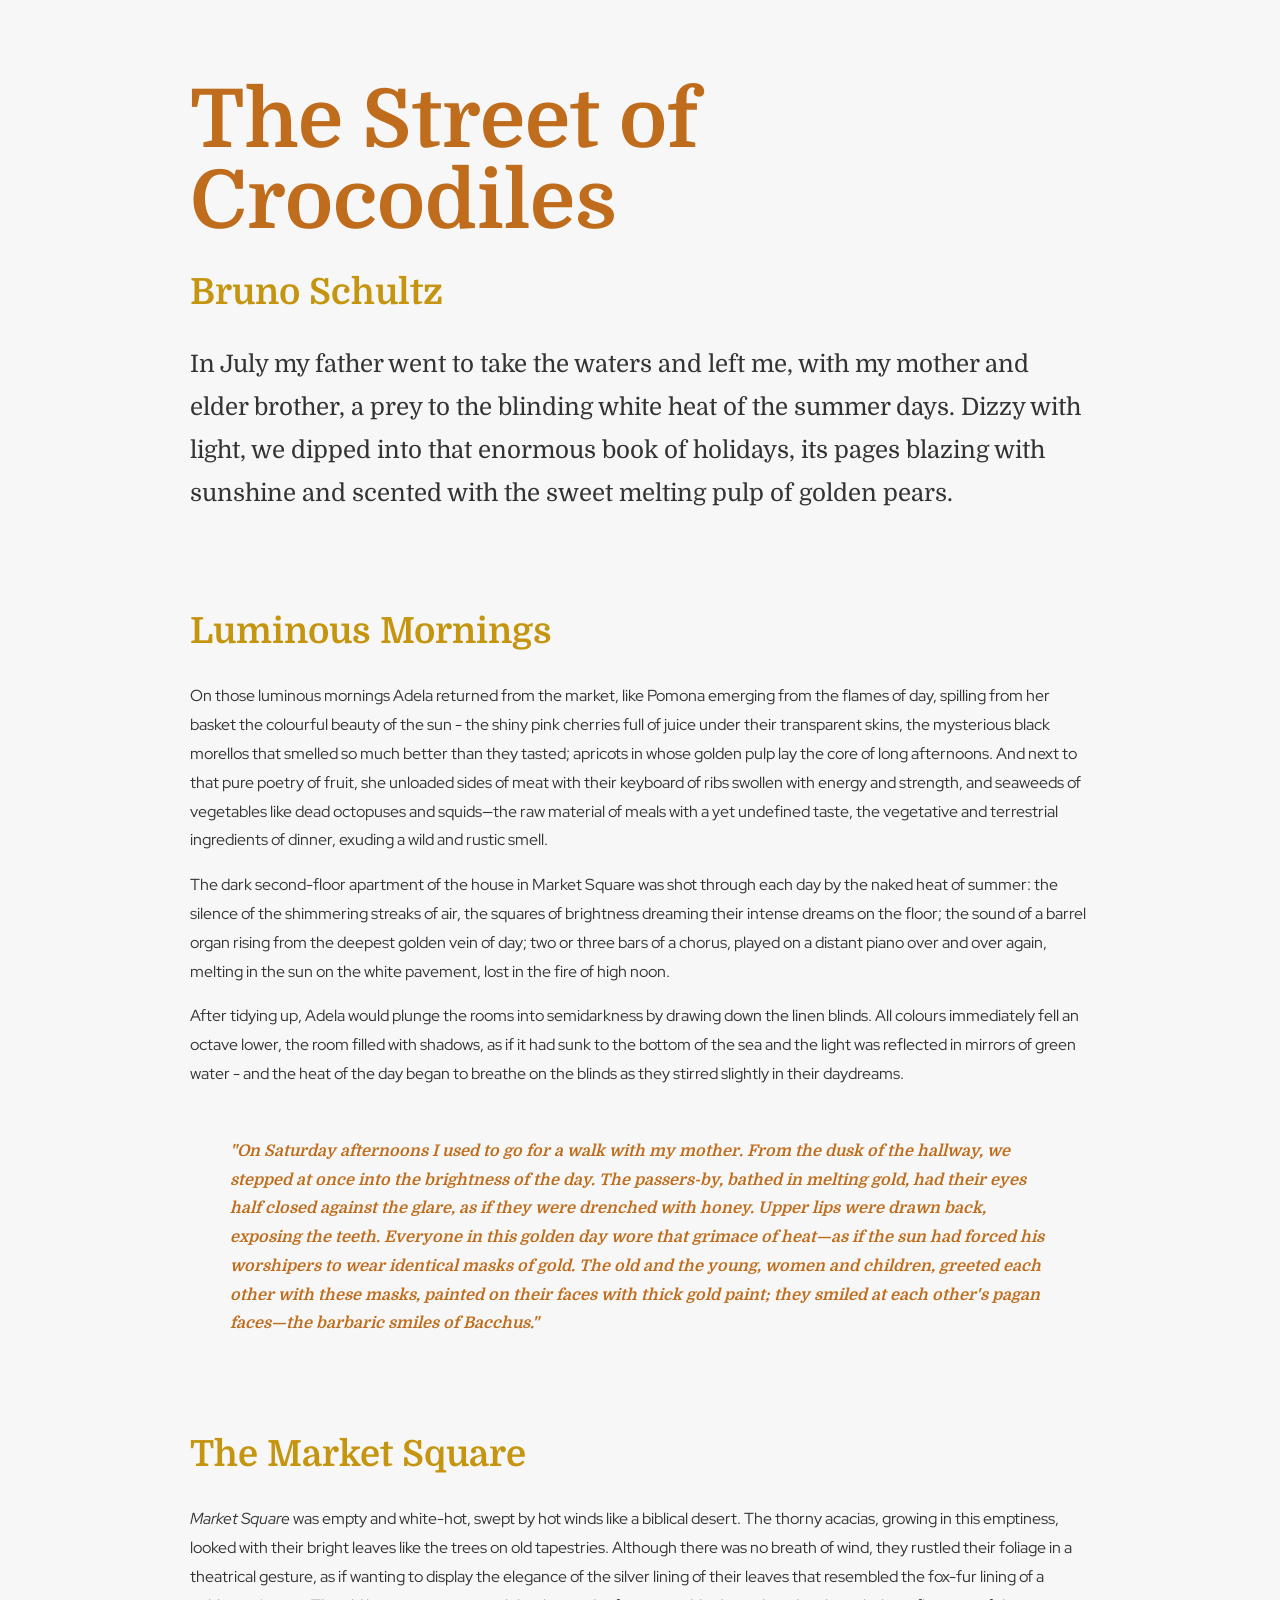
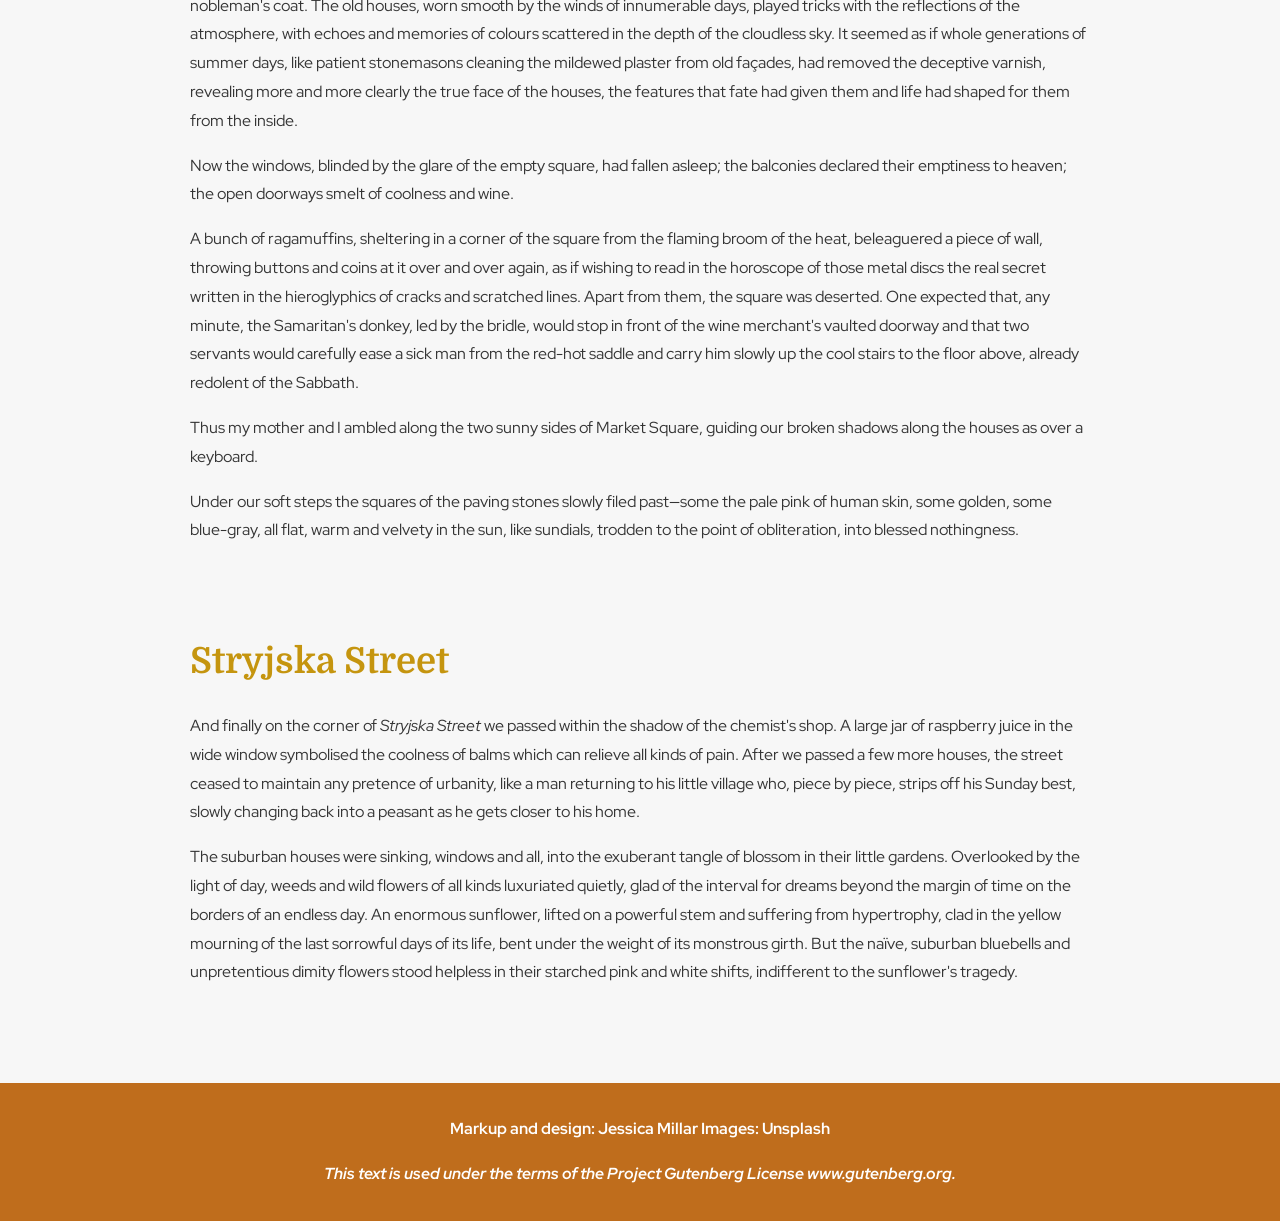
<file: index.html>
<!DOCTYPE html>
<html lang="en"></html>
<head><meta charset="UTF-8">
  
   <!-- CSS BELOW -->
  <link href="css/reset.css" type="text/css" rel="stylesheet"/>
  <link href="css/style.css" type="text/css" rel="stylesheet"/>

  <!-- FONTS -->
<link rel="preconnect" href="https://fonts.googleapis.com">
<link rel="preconnect" href="https://fonts.gstatic.com" crossorigin>
<link href="https://fonts.googleapis.com/css2?family=Domine:wght@400..700&family=Red+Hat+Display:ital,wght@0,300..900;1,300..900&display=swap" rel="stylesheet">

  <title>The Street of Crocodiles</title>
</head>

<body>
  <header>
  <h1><strong>The Street of Crocodiles</strong></h1>

<h2>Bruno Schultz</h2>



<p>In July my father went to take the waters and left me, with my mother and elder brother, a prey to the blinding white heat of the summer days. Dizzy with light, we dipped into that enormous book of holidays, its pages blazing with sunshine and scented with the sweet melting pulp of golden pears.</p>
</header>

<section>
<h2>Luminous Mornings</h2>

<p>On those luminous mornings Adela returned from the market, like Pomona emerging from the flames of day, spilling from her basket the colourful beauty of the sun - the shiny pink cherries full of juice under their transparent skins, the mysterious black morellos that smelled so much better than they tasted; apricots in whose golden pulp lay the core of long afternoons. And next to that pure poetry of fruit, she unloaded sides of meat with their keyboard of ribs swollen with energy and strength, and seaweeds of vegetables like dead octopuses and squids—the raw material of meals with a yet undefined taste, the vegetative and terrestrial ingredients of dinner, exuding a wild and rustic smell.</p>

<p>The dark second-floor apartment of the house in Market Square was shot through each day by the naked heat of summer: the silence of the shimmering streaks of air, the squares of brightness dreaming their intense dreams on the floor; the sound of a barrel organ rising from the deepest golden vein of day; two or three bars of a chorus, played on a distant piano over and over again, melting in the sun on the white pavement, lost in the fire of high noon.</p>

<p>After tidying up, Adela would plunge the rooms into semidarkness by drawing down the linen blinds. All colours immediately fell an octave lower, the room filled with shadows, as if it had sunk to the bottom of the sea and the light was reflected in mirrors of green water - and the heat of the day began to breathe on the blinds as they stirred slightly in their daydreams.</p>

<blockquote>
  <p><em><strong>"On Saturday afternoons I used to go for a walk with my mother. From the dusk of the hallway, we stepped at once into the brightness of the day. The passers-by, bathed in melting gold, had their eyes half closed against the glare, as if they were drenched with honey. Upper lips were drawn back, exposing the teeth. Everyone in this golden day wore that grimace of heat—as if the sun had forced his worshipers to wear identical masks of gold. The old and the young, women and children, greeted each other with these masks, painted on their faces with thick gold paint; they smiled at each other's pagan faces—the barbaric smiles of Bacchus."</strong></em></p>
</blockquote>
</section>

<section>
<h2>The Market Square</h2>

<p><em>Market Square</em> was empty and white-hot, swept by hot winds like a biblical desert. The thorny acacias, growing in this emptiness, looked with their bright leaves like the trees on old tapestries. Although there was no breath of wind, they rustled their foliage in a theatrical gesture, as if wanting to display the elegance of the silver lining of their leaves that resembled the fox-fur lining of a nobleman's coat. The old houses, worn smooth by the winds of innumerable days, played tricks with the reflections of the atmosphere, with echoes and memories of colours scattered in the depth of the cloudless sky. It seemed as if whole generations of summer days, like patient stonemasons cleaning the mildewed plaster from old façades, had removed the deceptive varnish, revealing more and more clearly the true face of the houses, the features that fate had given them and life had shaped for them from the inside.</p>

<p>Now the windows, blinded by the glare of the empty square, had fallen asleep; the balconies declared their emptiness to heaven; the open doorways smelt of coolness and wine.</p>

<p>A bunch of ragamuffins, sheltering in a corner of the square from the flaming broom of the heat, beleaguered a piece of wall, throwing buttons and coins at it over and over again, as if wishing to read in the horoscope of those metal discs the real secret written in the hieroglyphics of cracks and scratched lines. Apart from them, the square was deserted. One expected that, any minute, the Samaritan's donkey, led by the bridle, would stop in front of the wine merchant's vaulted doorway and that two servants would carefully ease a sick man from the red-hot saddle and carry him slowly up the cool stairs to the floor above, already redolent of the Sabbath.</p>

<p>Thus my mother and I ambled along the two sunny sides of Market Square, guiding our broken shadows along the houses as over a keyboard.</p>

<p>Under our soft steps the squares of the paving stones slowly filed past—some the pale pink of human skin, some golden, some blue-gray, all flat, warm and velvety in the sun, like sundials, trodden to the point of obliteration, into blessed nothingness.</p>
</section>

<section>
<h2>Stryjska Street</h2>

<p>And finally on the corner of <em>Stryjska Street</em> we passed within the shadow of the chemist's shop. A large jar of raspberry juice in the wide window symbolised the coolness of balms which can relieve all kinds of pain. After we passed a few more houses, the street ceased to maintain any pretence of urbanity, like a man returning to his little village who, piece by piece, strips off his Sunday best, slowly changing back into a peasant as he gets closer to his home.</p>

<p>The suburban houses were sinking, windows and all, into the exuberant tangle of blossom in their little gardens. Overlooked by the light of day, weeds and wild flowers of all kinds luxuriated quietly, glad of the interval for dreams beyond the margin of time on the borders of an endless day. An enormous sunflower, lifted on a powerful stem and suffering from hypertrophy, clad in the yellow mourning of the last sorrowful days of its life, bent under the weight of its monstrous girth. But the naïve, suburban bluebells and unpretentious dimity flowers stood helpless in their starched pink and white shifts, indifferent to the sunflower's tragedy.</p>
</section>

<footer><p>Markup and design: Jessica Millar
    Images: Unsplash </p>

<p><em>This text is used under the terms of the Project Gutenberg License www.gutenberg.org.</em></p>
</footer>

</body>
</html>
</file>
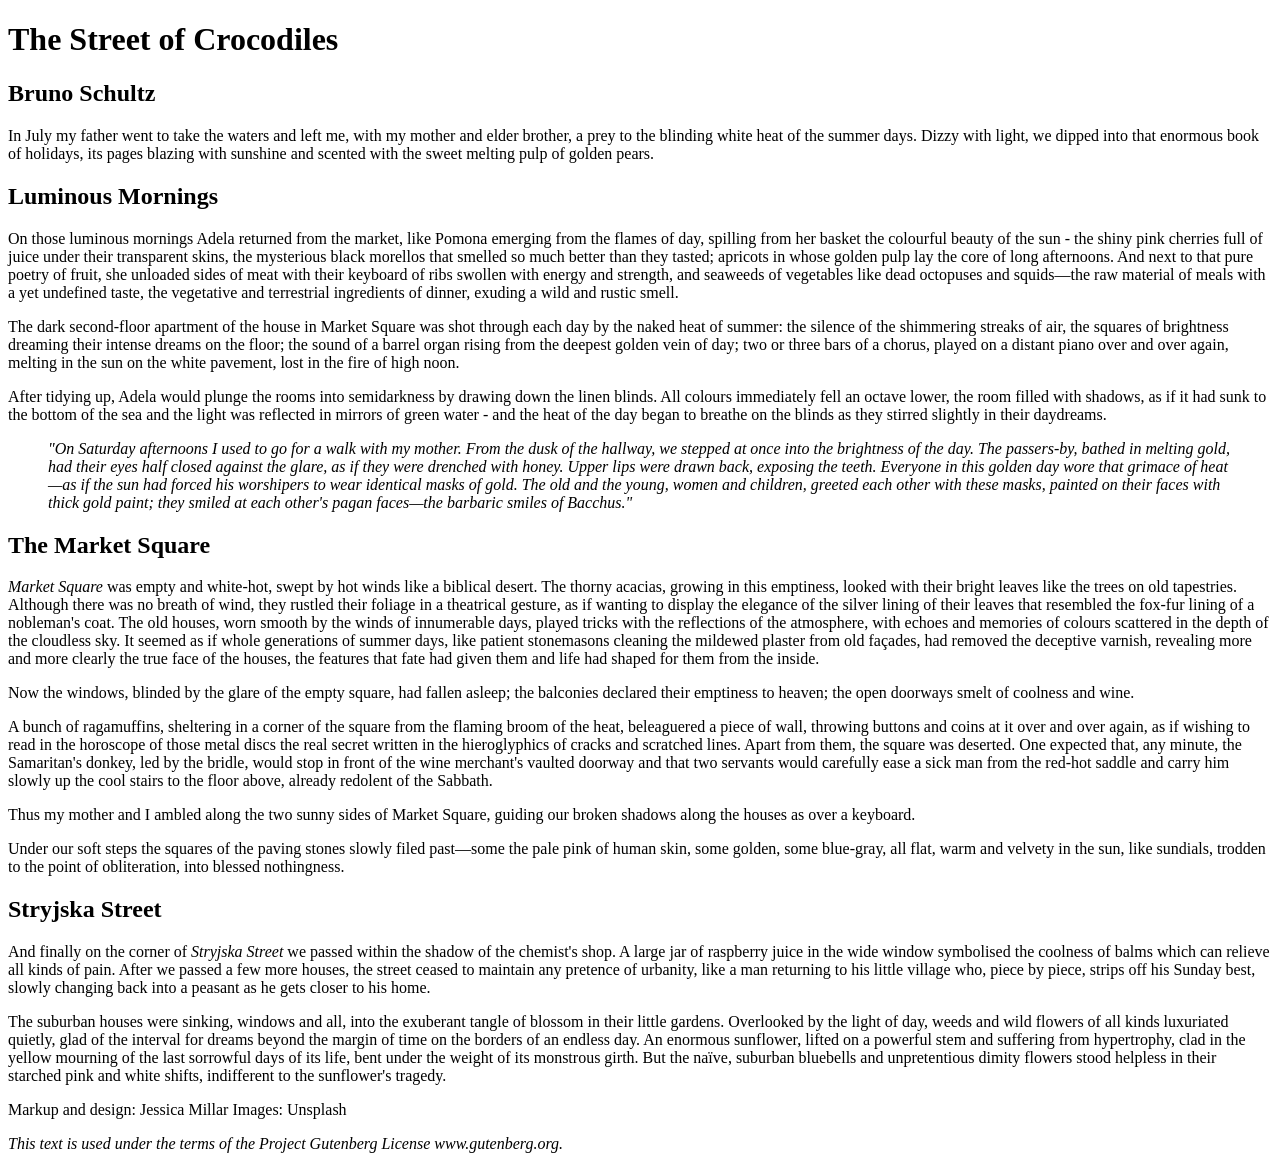
<file: index1.html>
<!DOCTYPE html>
<html lang="en"></html>
<head><meta charset="UTF-8"><title>The Street of Crocodiles</title></head>
<body><h1><strong>The Street of Crocodiles</strong></h1>

<h2>Bruno Schultz</h2>

<p>In July my father went to take the waters and left me, with my mother and elder brother, a prey to the blinding white heat of the summer days. Dizzy with light, we dipped into that enormous book of holidays, its pages blazing with sunshine and scented with the sweet melting pulp of golden pears.</p>

<h2>Luminous Mornings</h2>

<p>On those luminous mornings Adela returned from the market, like Pomona emerging from the flames of day, spilling from her basket the colourful beauty of the sun - the shiny pink cherries full of juice under their transparent skins, the mysterious black morellos that smelled so much better than they tasted; apricots in whose golden pulp lay the core of long afternoons. And next to that pure poetry of fruit, she unloaded sides of meat with their keyboard of ribs swollen with energy and strength, and seaweeds of vegetables like dead octopuses and squids—the raw material of meals with a yet undefined taste, the vegetative and terrestrial ingredients of dinner, exuding a wild and rustic smell.</p>

<p>The dark second-floor apartment of the house in Market Square was shot through each day by the naked heat of summer: the silence of the shimmering streaks of air, the squares of brightness dreaming their intense dreams on the floor; the sound of a barrel organ rising from the deepest golden vein of day; two or three bars of a chorus, played on a distant piano over and over again, melting in the sun on the white pavement, lost in the fire of high noon.</p>

<p>After tidying up, Adela would plunge the rooms into semidarkness by drawing down the linen blinds. All colours immediately fell an octave lower, the room filled with shadows, as if it had sunk to the bottom of the sea and the light was reflected in mirrors of green water - and the heat of the day began to breathe on the blinds as they stirred slightly in their daydreams.</p>

<blockquote>
  <p><em>"On Saturday afternoons I used to go for a walk with my mother. From the dusk of the hallway, we stepped at once into the brightness of the day. The passers-by, bathed in melting gold, had their eyes half closed against the glare, as if they were drenched with honey. Upper lips were drawn back, exposing the teeth. Everyone in this golden day wore that grimace of heat—as if the sun had forced his worshipers to wear identical masks of gold. The old and the young, women and children, greeted each other with these masks, painted on their faces with thick gold paint; they smiled at each other's pagan faces—the barbaric smiles of Bacchus."</em></p>
</blockquote>

<h2>The Market Square</h2>

<p><em>Market Square</em> was empty and white-hot, swept by hot winds like a biblical desert. The thorny acacias, growing in this emptiness, looked with their bright leaves like the trees on old tapestries. Although there was no breath of wind, they rustled their foliage in a theatrical gesture, as if wanting to display the elegance of the silver lining of their leaves that resembled the fox-fur lining of a nobleman's coat. The old houses, worn smooth by the winds of innumerable days, played tricks with the reflections of the atmosphere, with echoes and memories of colours scattered in the depth of the cloudless sky. It seemed as if whole generations of summer days, like patient stonemasons cleaning the mildewed plaster from old façades, had removed the deceptive varnish, revealing more and more clearly the true face of the houses, the features that fate had given them and life had shaped for them from the inside.</p>

<p>Now the windows, blinded by the glare of the empty square, had fallen asleep; the balconies declared their emptiness to heaven; the open doorways smelt of coolness and wine.</p>

<p>A bunch of ragamuffins, sheltering in a corner of the square from the flaming broom of the heat, beleaguered a piece of wall, throwing buttons and coins at it over and over again, as if wishing to read in the horoscope of those metal discs the real secret written in the hieroglyphics of cracks and scratched lines. Apart from them, the square was deserted. One expected that, any minute, the Samaritan's donkey, led by the bridle, would stop in front of the wine merchant's vaulted doorway and that two servants would carefully ease a sick man from the red-hot saddle and carry him slowly up the cool stairs to the floor above, already redolent of the Sabbath.</p>

<p>Thus my mother and I ambled along the two sunny sides of Market Square, guiding our broken shadows along the houses as over a keyboard.</p>

<p>Under our soft steps the squares of the paving stones slowly filed past—some the pale pink of human skin, some golden, some blue-gray, all flat, warm and velvety in the sun, like sundials, trodden to the point of obliteration, into blessed nothingness.</p>

<h2>Stryjska Street</h2>

<p>And finally on the corner of <em>Stryjska Street</em> we passed within the shadow of the chemist's shop. A large jar of raspberry juice in the wide window symbolised the coolness of balms which can relieve all kinds of pain. After we passed a few more houses, the street ceased to maintain any pretence of urbanity, like a man returning to his little village who, piece by piece, strips off his Sunday best, slowly changing back into a peasant as he gets closer to his home.</p>

<p>The suburban houses were sinking, windows and all, into the exuberant tangle of blossom in their little gardens. Overlooked by the light of day, weeds and wild flowers of all kinds luxuriated quietly, glad of the interval for dreams beyond the margin of time on the borders of an endless day. An enormous sunflower, lifted on a powerful stem and suffering from hypertrophy, clad in the yellow mourning of the last sorrowful days of its life, bent under the weight of its monstrous girth. But the naïve, suburban bluebells and unpretentious dimity flowers stood helpless in their starched pink and white shifts, indifferent to the sunflower's tragedy.</p>
<footer><p>Markup and design: Jessica Millar
    Images: Unsplash </p>

<p><em>This text is used under the terms of the Project Gutenberg License www.gutenberg.org.</em></p>
</footer>
</body>
</html>
</file>
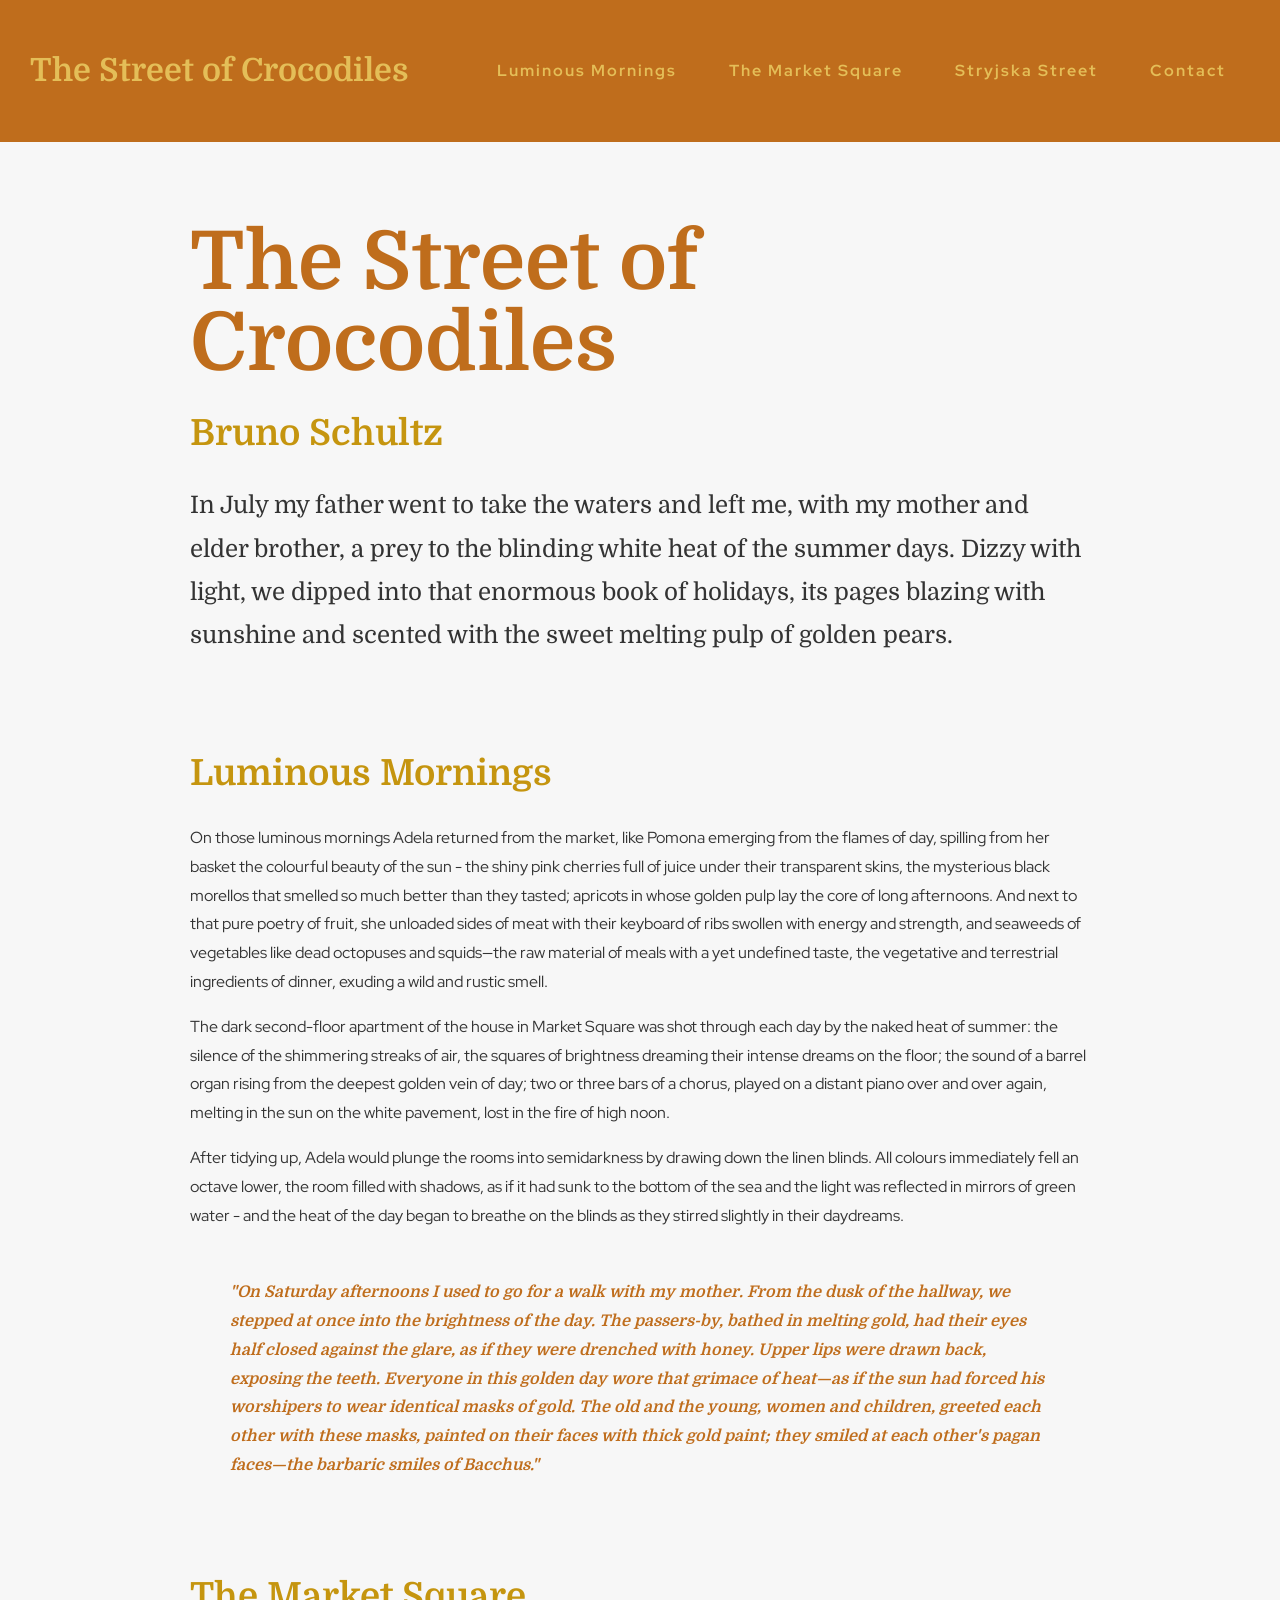
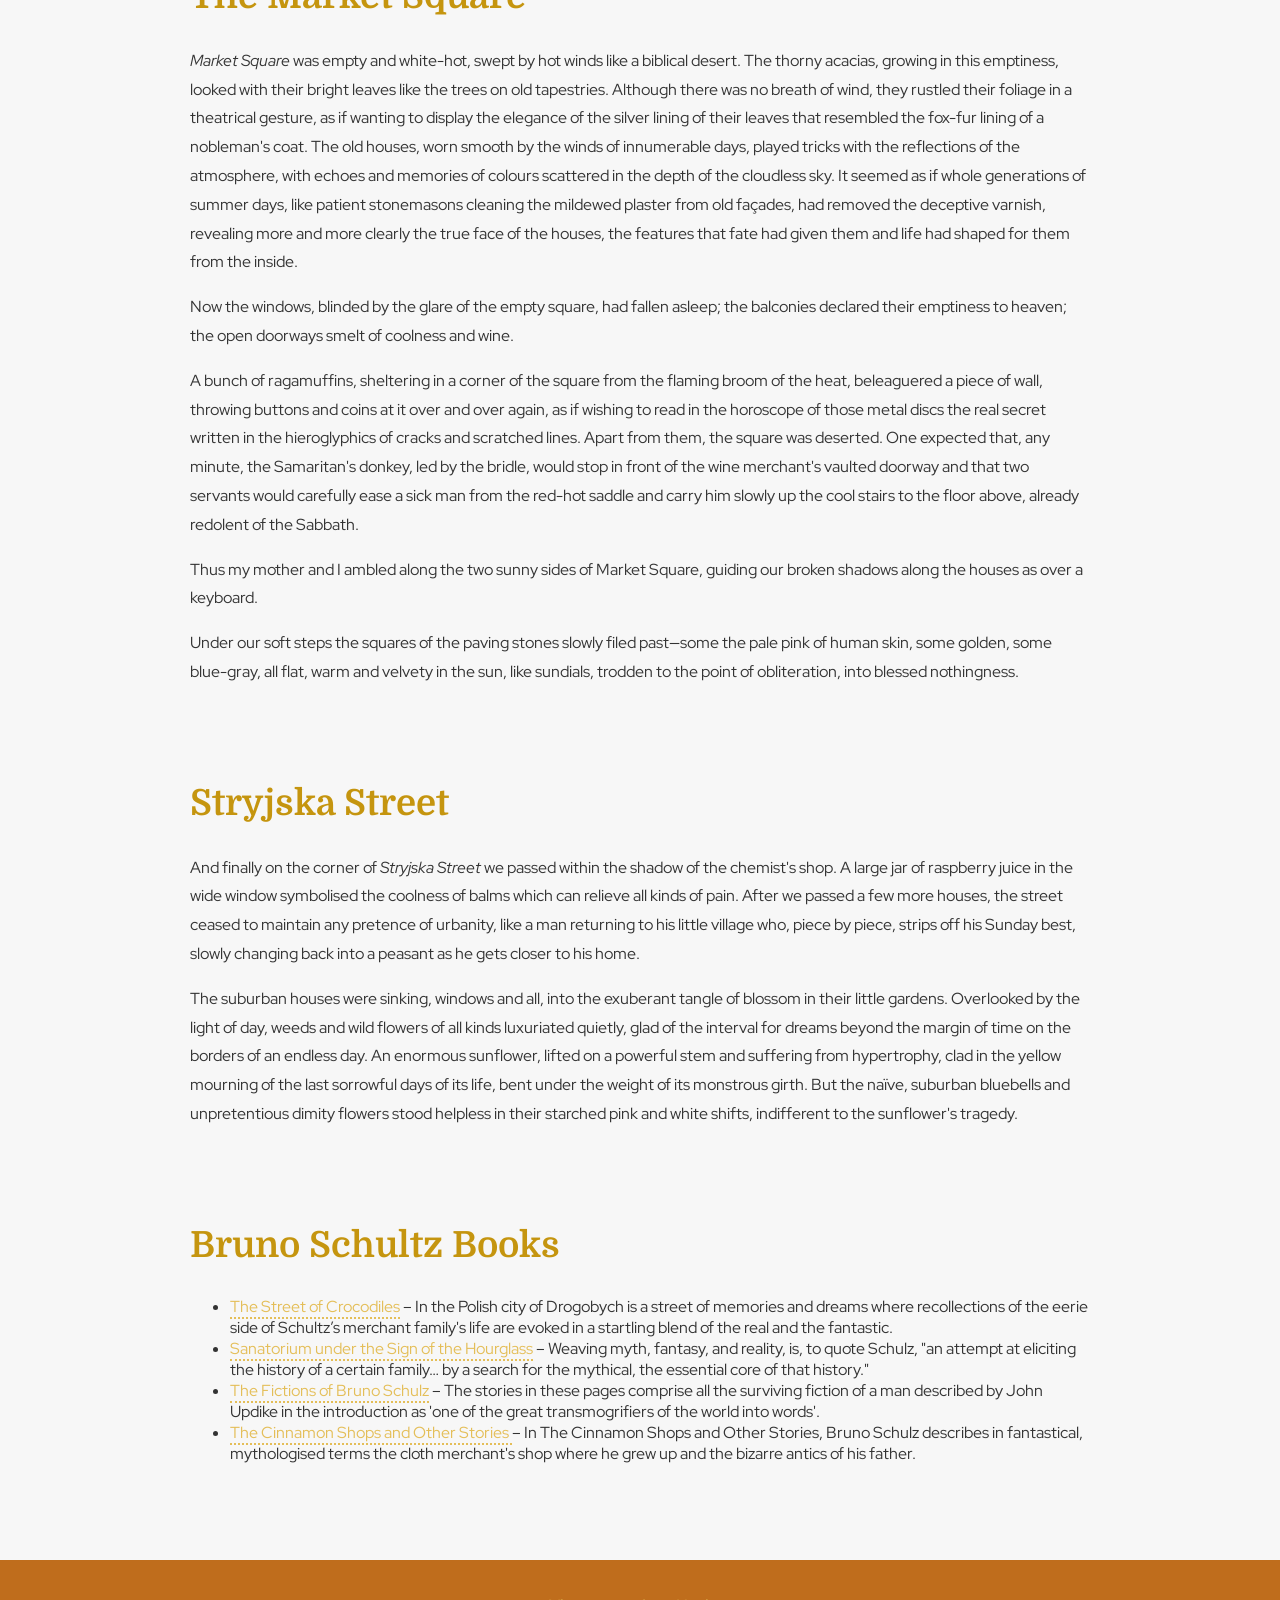
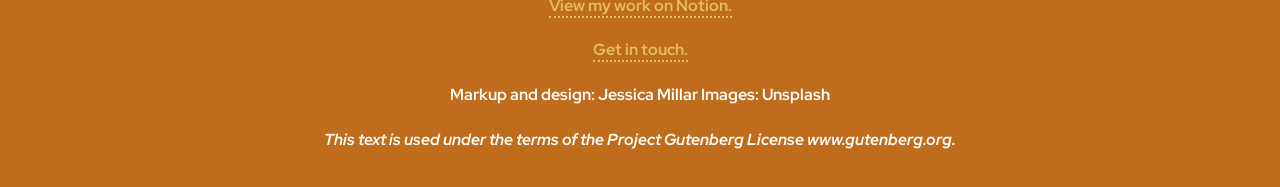
<file: index3.html>
<!DOCTYPE html>
<html lang="en"></html>
<head><meta charset="UTF-8">
  
   <!-- CSS BELOW, CSS STYLE2 INCLUDES NAVIGATION FROM WEEK 10-->
  <link href="css/reset.css" type="text/css" rel="stylesheet"/>
  <link href="css/style.css" type="text/css" rel="stylesheet"/>

  <!-- FONTS -->
<link rel="preconnect" href="https://fonts.googleapis.com">
<link rel="preconnect" href="https://fonts.gstatic.com" crossorigin>
<link href="https://fonts.googleapis.com/css2?family=Domine:wght@400..700&family=Red+Hat+Display:ital,wght@0,300..900;1,300..900&display=swap" rel="stylesheet">

  <title>The Street of Crocodiles</title>
</head>

<body>

    <div class="responsivenav">
    <div id="logo">
    <p>The Street of Crocodiles</p>
    </div>
  <nav>
    <ul>
      <li><a href="#luminous">Luminous Mornings</a></li>
      <li><a href="#Market">The Market Square</a></li>
      <li><a href="#Stryjska">Stryjska Street</a></li>
      <li><a href="#Contact">Contact</a></li>
    </ul>
  </nav>
    </div>

  <header>
    <h1><strong>The Street of Crocodiles</strong></h1>

      <h2>Bruno Schultz</h2>



      <p>In July my father went to take the waters and left me, with my mother and elder brother, a prey to the blinding white heat of the summer days. Dizzy with light, we dipped into that enormous book of holidays, its pages blazing with sunshine and scented with the sweet melting pulp of golden pears.</p>
  </header>

  <section>
    <h2 id="Luminous"> Luminous Mornings</h2>

    <p>On those luminous mornings Adela returned from the market, like Pomona emerging from the flames of day, spilling from her basket the colourful beauty of the sun - the shiny pink cherries full of juice under their transparent skins, the mysterious black morellos that smelled so much better than they tasted; apricots in whose golden pulp lay the core of long afternoons. And next to that pure poetry of fruit, she unloaded sides of meat with their keyboard of ribs swollen with energy and strength, and seaweeds of vegetables like dead octopuses and squids—the raw material of meals with a yet undefined taste, the vegetative and terrestrial ingredients of dinner, exuding a wild and rustic smell.</p>

    <p>The dark second-floor apartment of the house in Market Square was shot through each day by the naked heat of summer: the silence of the shimmering streaks of air, the squares of brightness dreaming their intense dreams on the floor; the sound of a barrel organ rising from the deepest golden vein of day; two or three bars of a chorus, played on a distant piano over and over again, melting in the sun on the white pavement, lost in the fire of high noon.</p>

    <p>After tidying up, Adela would plunge the rooms into semidarkness by drawing down the linen blinds. All colours immediately fell an octave lower, the room filled with shadows, as if it had sunk to the bottom of the sea and the light was reflected in mirrors of green water - and the heat of the day began to breathe on the blinds as they stirred slightly in their daydreams.</p>

      <blockquote>
          <p><em><strong>"On Saturday afternoons I used to go for a walk with my mother. From the dusk of the hallway, we stepped at once into the brightness of the day. The passers-by, bathed in melting gold, had their eyes half closed against the glare, as if they were drenched with honey. Upper lips were drawn back, exposing the teeth. Everyone in this golden day wore that grimace of heat—as if the sun had forced his worshipers to wear identical masks of gold. The old and the young, women and children, greeted each other with these masks, painted on their faces with thick gold paint; they smiled at each other's pagan faces—the barbaric smiles of Bacchus."</strong></em></p>
      </blockquote>
  </section>

  <section>
    <h2 id="Market">The Market Square</h2>

    <p><em>Market Square</em> was empty and white-hot, swept by hot winds like a biblical desert. The thorny acacias, growing in this emptiness, looked with their bright leaves like the trees on old tapestries. Although there was no breath of wind, they rustled their foliage in a theatrical gesture, as if wanting to display the elegance of the silver lining of their leaves that resembled the fox-fur lining of a nobleman's coat. The old houses, worn smooth by the winds of innumerable days, played tricks with the reflections of the atmosphere, with echoes and memories of colours scattered in the depth of the cloudless sky. It seemed as if whole generations of summer days, like patient stonemasons cleaning the mildewed plaster from old façades, had removed the deceptive varnish, revealing more and more clearly the true face of the houses, the features that fate had given them and life had shaped for them from the inside.</p>

    <p>Now the windows, blinded by the glare of the empty square, had fallen asleep; the balconies declared their emptiness to heaven; the open doorways smelt of coolness and wine.</p>

    <p>A bunch of ragamuffins, sheltering in a corner of the square from the flaming broom of the heat, beleaguered a piece of wall, throwing buttons and coins at it over and over again, as if wishing to read in the horoscope of those metal discs the real secret written in the hieroglyphics of cracks and scratched lines. Apart from them, the square was deserted. One expected that, any minute, the Samaritan's donkey, led by the bridle, would stop in front of the wine merchant's vaulted doorway and that two servants would carefully ease a sick man from the red-hot saddle and carry him slowly up the cool stairs to the floor above, already redolent of the Sabbath.</p>

    <p>Thus my mother and I ambled along the two sunny sides of Market Square, guiding our broken shadows along the houses as over a keyboard.</p>

    <p>Under our soft steps the squares of the paving stones slowly filed past—some the pale pink of human skin, some golden, some blue-gray, all flat, warm and velvety in the sun, like sundials, trodden to the point of obliteration, into blessed nothingness.</p>
  </section>

  <section>
    <h2 id="Stryjska"> Stryjska Street</h2>

    <p>And finally on the corner of <em>Stryjska Street</em> we passed within the shadow of the chemist's shop. A large jar of raspberry juice in the wide window symbolised the coolness of balms which can relieve all kinds of pain. After we passed a few more houses, the street ceased to maintain any pretence of urbanity, like a man returning to his little village who, piece by piece, strips off his Sunday best, slowly changing back into a peasant as he gets closer to his home.</p>

    <p>The suburban houses were sinking, windows and all, into the exuberant tangle of blossom in their little gardens. Overlooked by the light of day, weeds and wild flowers of all kinds luxuriated quietly, glad of the interval for dreams beyond the margin of time on the borders of an endless day. An enormous sunflower, lifted on a powerful stem and suffering from hypertrophy, clad in the yellow mourning of the last sorrowful days of its life, bent under the weight of its monstrous girth. But the naïve, suburban bluebells and unpretentious dimity flowers stood helpless in their starched pink and white shifts, indifferent to the sunflower's tragedy.</p>
  </section>

  <section>
    <h2>Bruno Schultz Books</h2>
      <ul>
        <li><a href="https://www.goodreads.com/book/show/244261.The_Street_of_Crocodiles" target=" _blank">The Street of Crocodiles</a> – In the Polish city of Drogobych is a street of memories and dreams where recollections of the eerie side of Schultz’s merchant family's life are evoked in a startling blend of the real and the fantastic.</li>

        <li><a href="https://www.goodreads.com/book/show/359559.Sanatorium_Under_the_Sign_of_the_Hourglass" target=" _blank">Sanatorium under the Sign of the Hourglass</a> – Weaving myth, fantasy, and reality,  is, to quote Schulz, "an attempt at eliciting the history of a certain family… by a search for the mythical, the essential core of that history."</li>

        <li><a href="https://www.goodreads.com/book/show/244262.The_Fictions_of_Bruno_Schulz?from_search=true&from_srp=true&qid=1TsH9nKeFX&rank=2" target=" _blank">The Fictions of Bruno Schulz</a> – The stories in these pages comprise all the surviving fiction of a man described by John Updike in the introduction as 'one of the great transmogrifiers of the world into words'.  </li>

        <li><a href="https://www.goodreads.com/book/show/29142989-the-cinnamon-shops-and-other-stories?ref=nav_sb_ss_1_37" target=" _blank">The Cinnamon Shops and Other Stories </a>– In The Cinnamon Shops and Other Stories, Bruno Schulz describes in fantastical, mythologised terms the cloth merchant's shop where he grew up and the bizarre antics of his father. </li>
      </ul>
  </section>

  <footer id="Contact">
    <p><a href="https://www.notion.so/Jessica-Millar-UXD-28c87f9e6f4a8023b84bd4366e574aba?source=copy_link" target="_blank" title="Take a look at my work.">View my work on Notion.</a></p>
    <p><a href="mailto:Millar-J52@ulster.ac.uk" title="Contact me here">Get in touch.</a></p>
    <p>
    Markup and design: Jessica Millar
    Images: Unsplash 
    </p>
    <p><em>This text is used under the terms of the Project Gutenberg License www.gutenberg.org.</em></p>
  </footer>

</body>
</html>
</file>
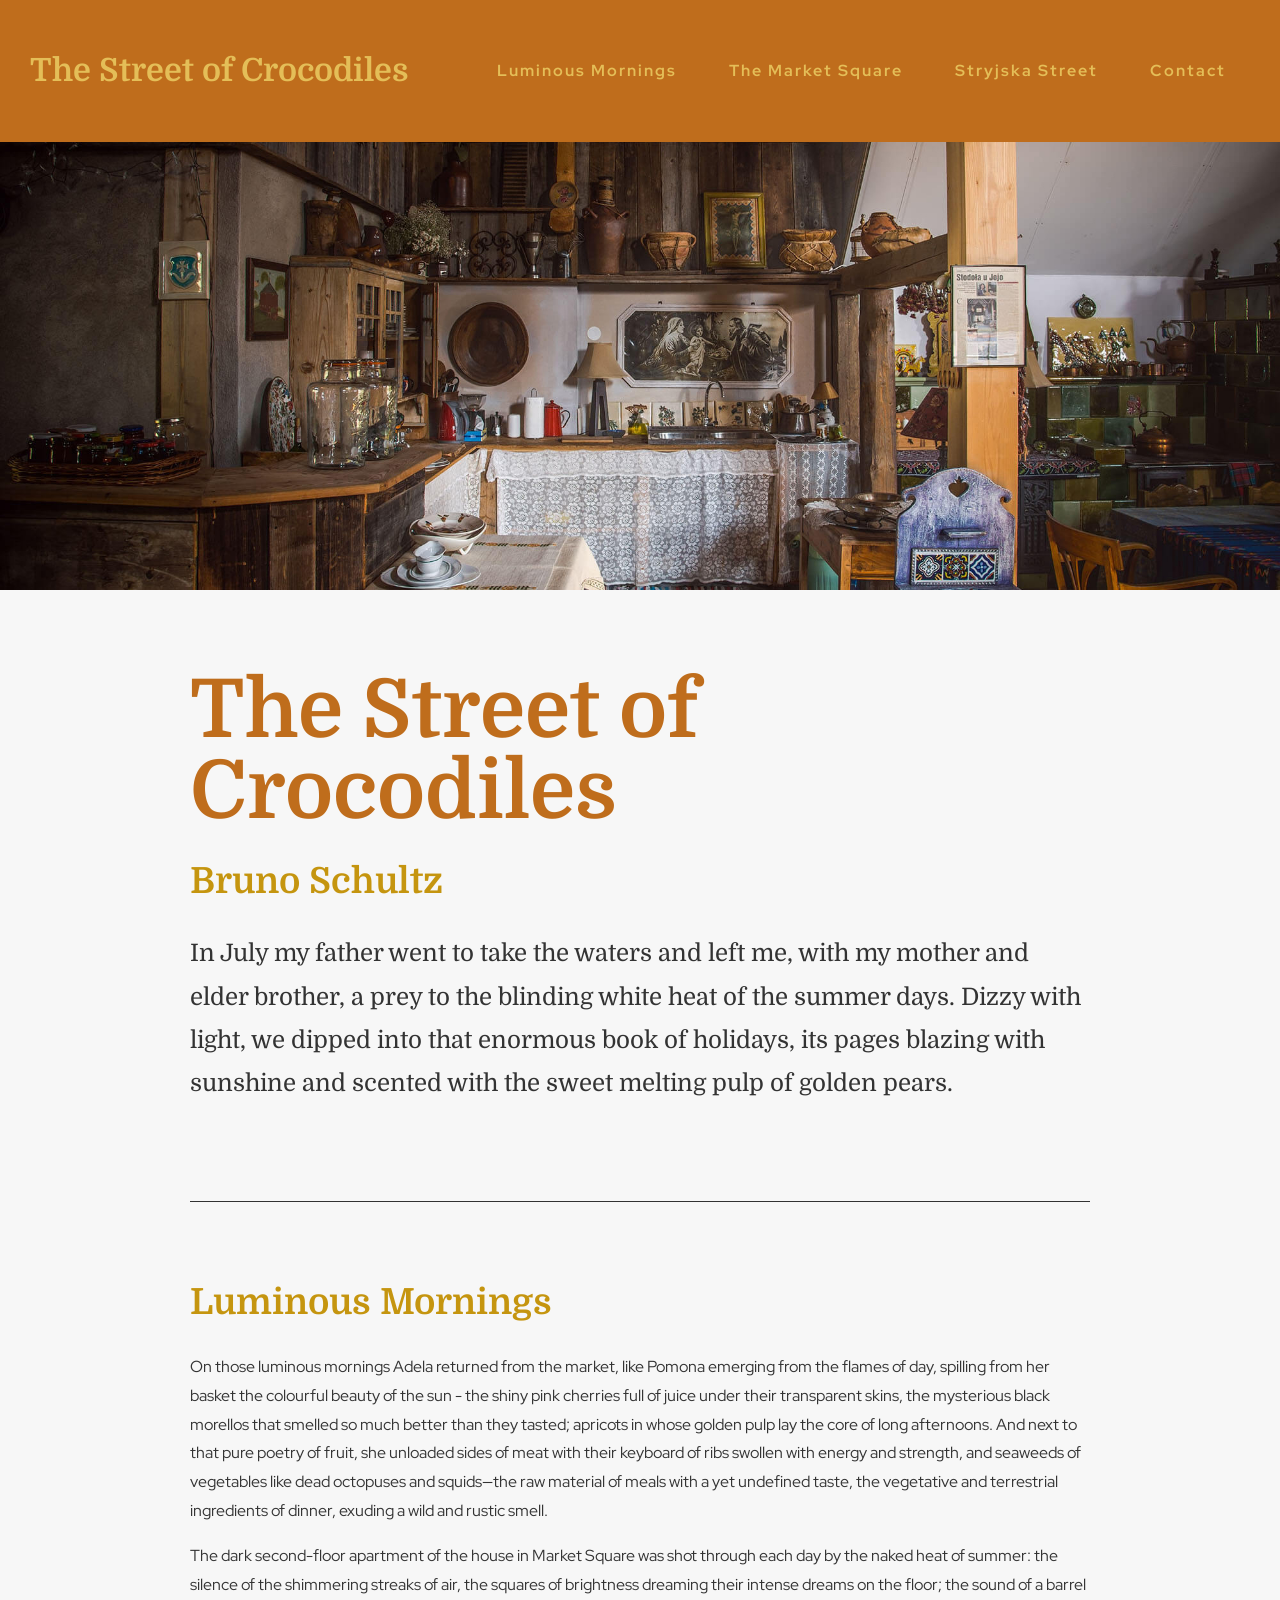
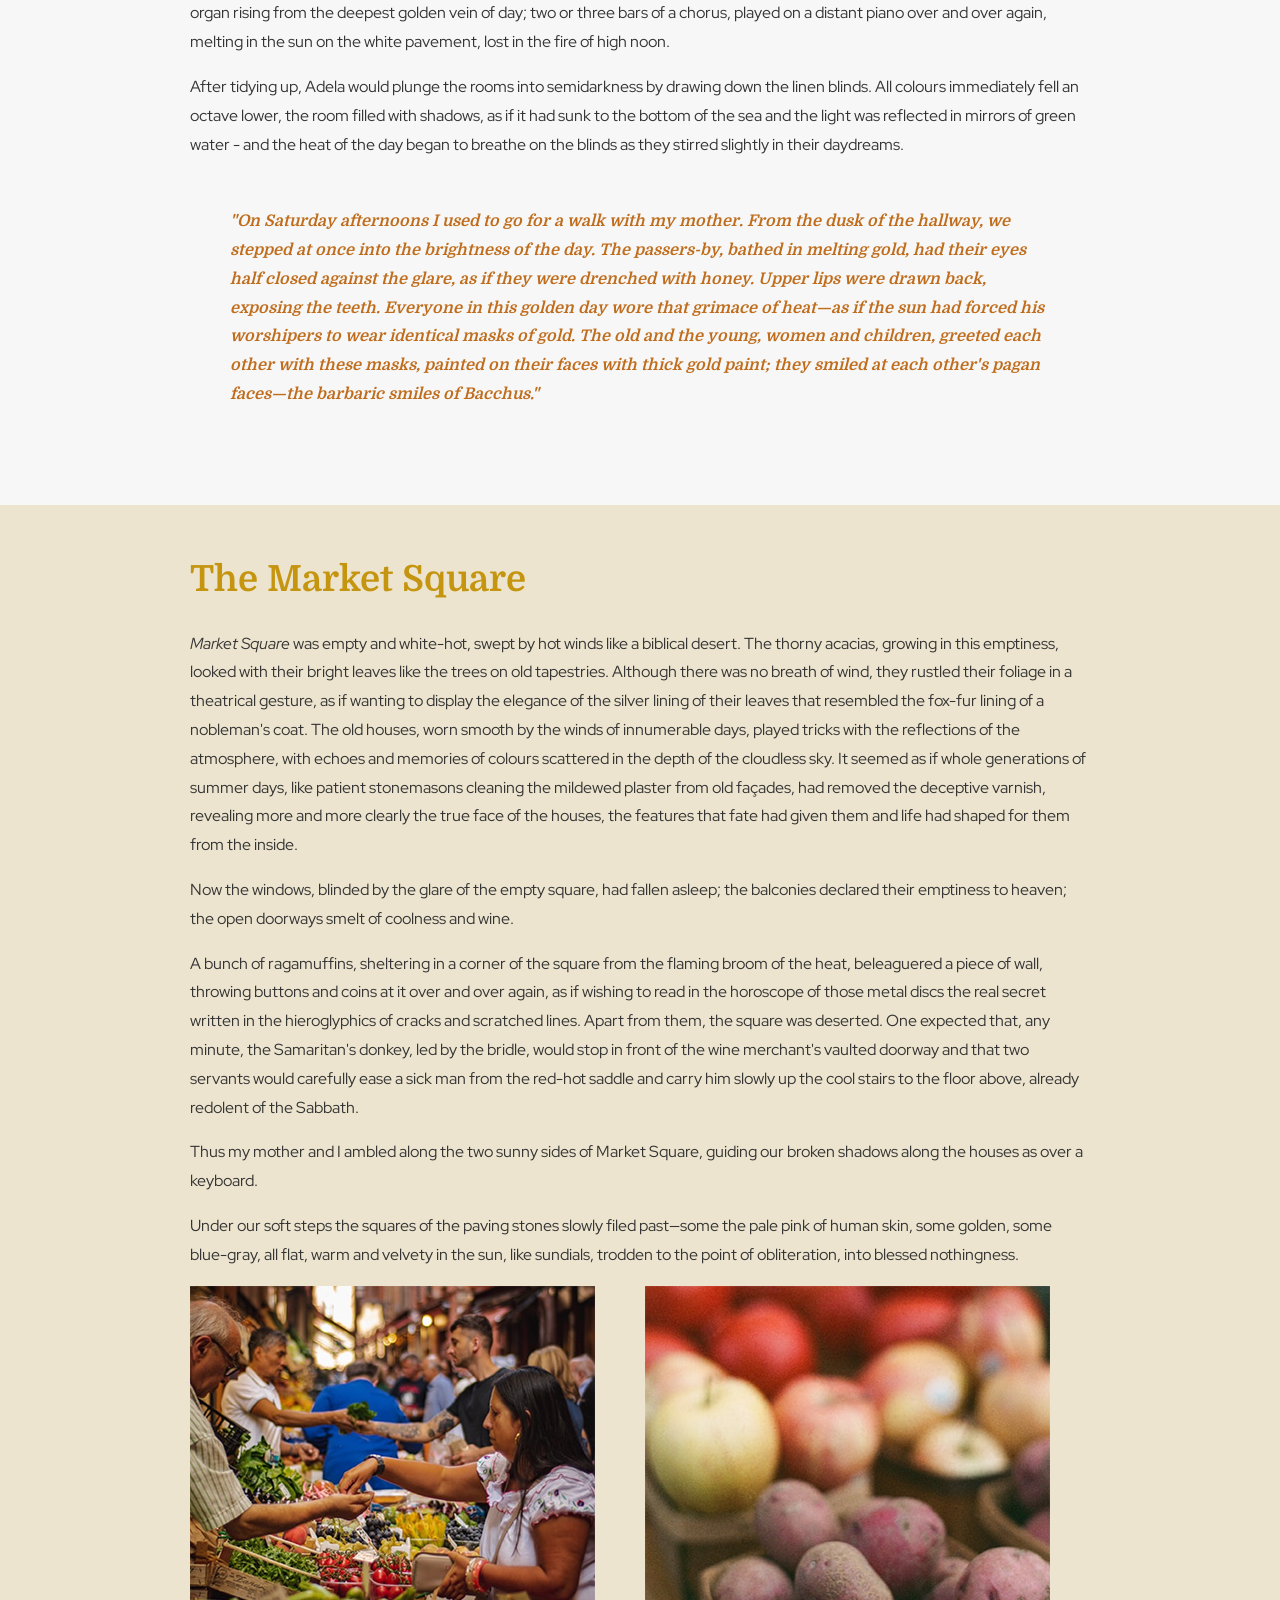
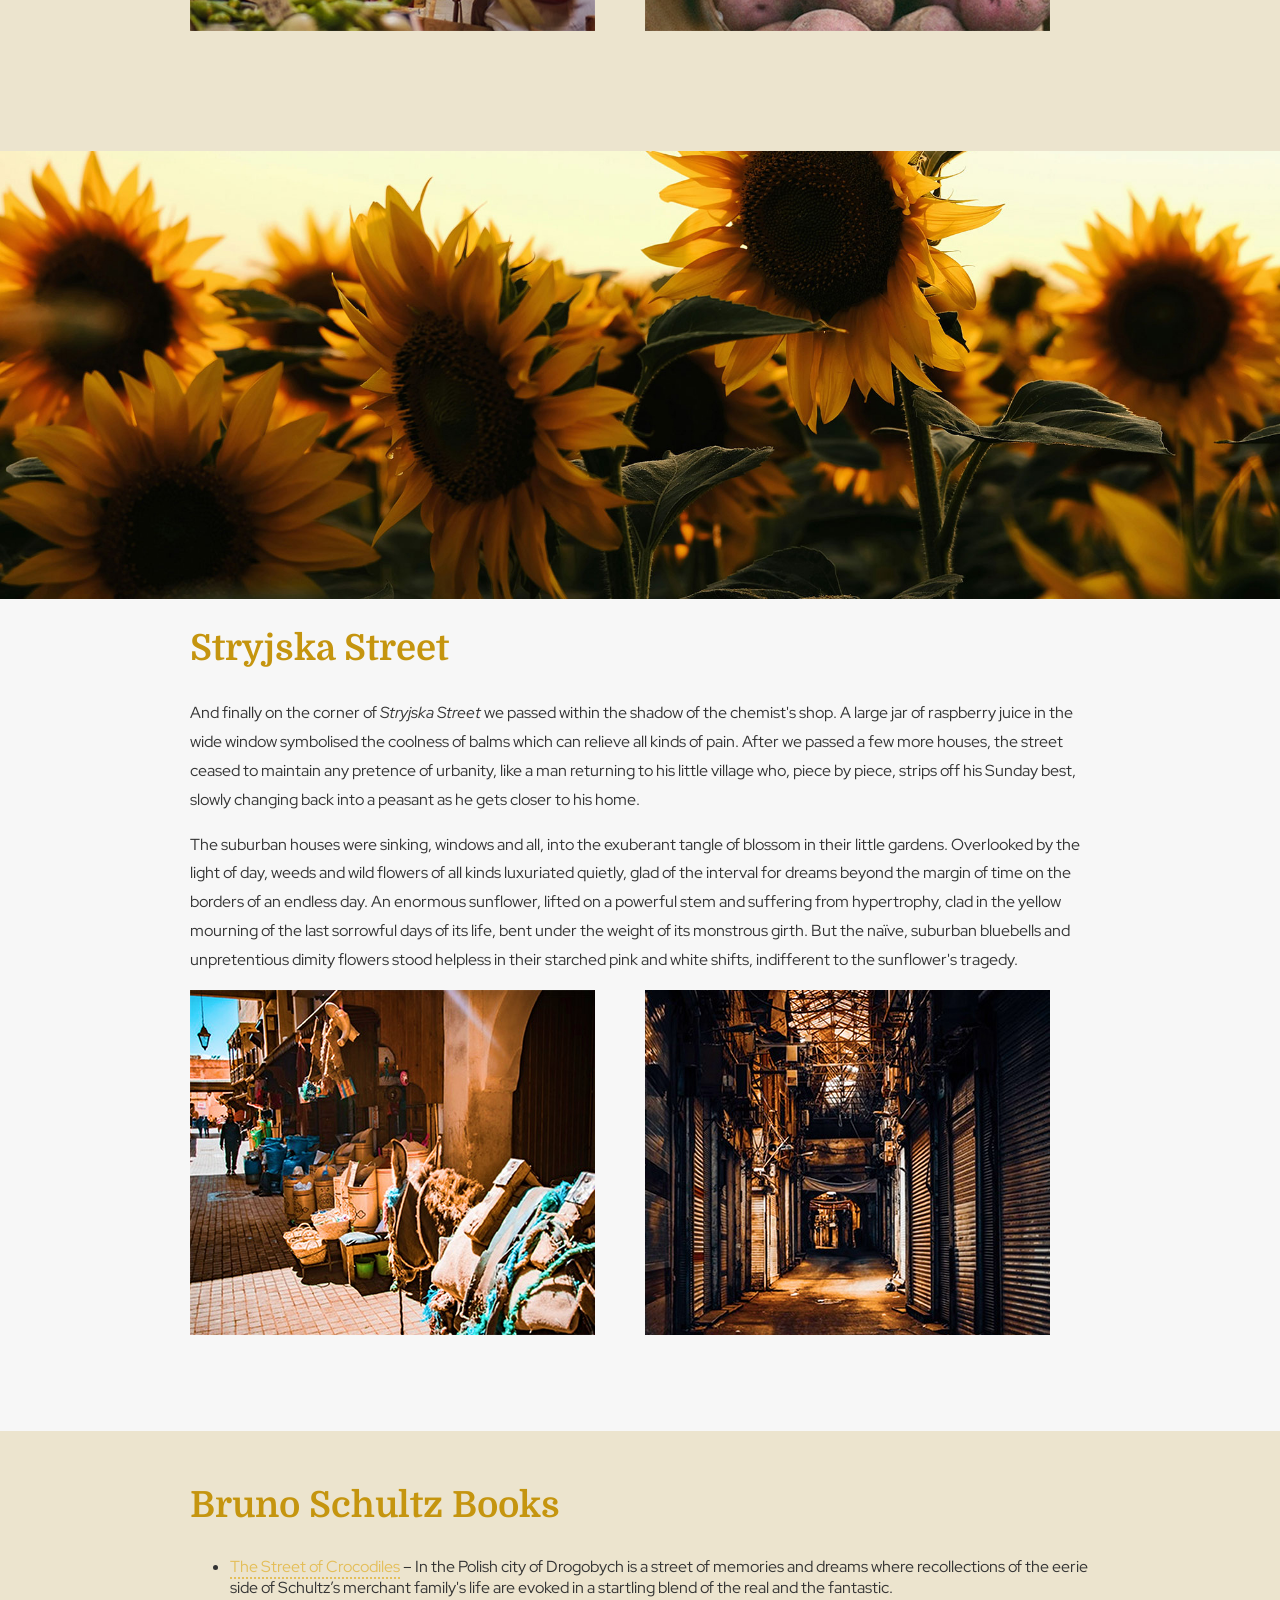
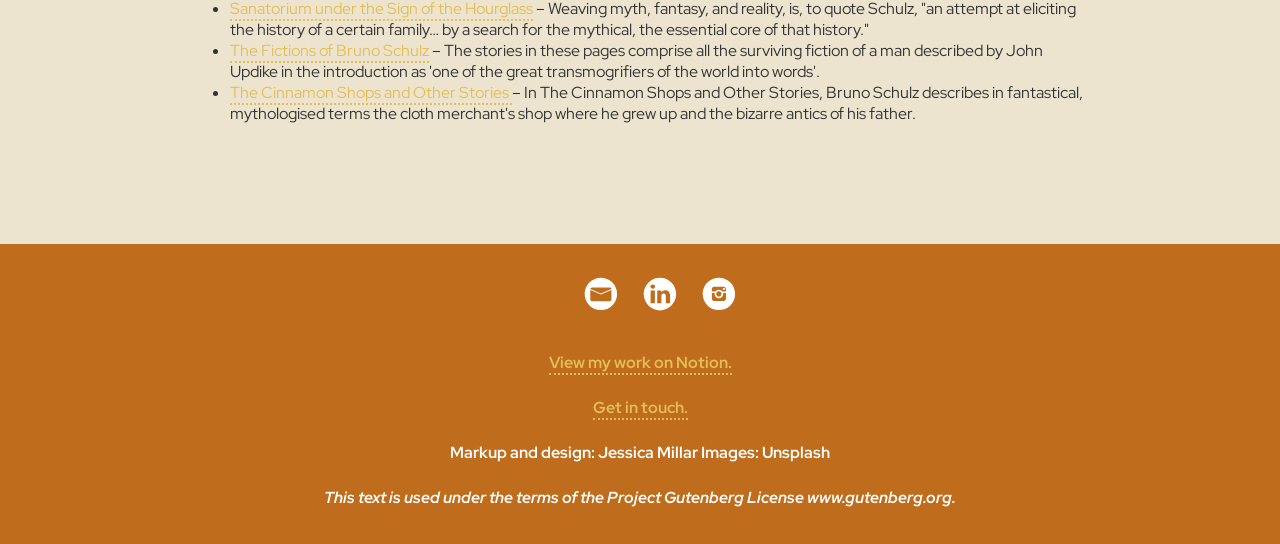
<file: index4.html>
<!DOCTYPE html>
<html lang="en"></html>
<head>
  <meta charset="UTF-8">

  
   <!-- CSS BELOW -->
  <link href="css/reset.css" type="text/css" rel="stylesheet"/>
  <link href="css/style.css" type="text/css" rel="stylesheet"/>
  <link href="css/connections.css" type="text/css" rel="stylesheet"/>

  <!-- FONTS -->
  <link rel="preconnect" href="https://fonts.googleapis.com">
  <link rel="preconnect" href="https://fonts.gstatic.com" crossorigin>
  <link href="https://fonts.googleapis.com/css2?family=Domine:wght@400..700&family=Red+Hat+Display:ital,wght@0,300..900;1,300..900&display=swap" rel="stylesheet">

  <title>The Street of Crocodiles</title>
</head>

<body>

    <div class="responsivenav">
    <div id="logo">
    <p>The Street of Crocodiles</p>
    </div>
  <nav>
    <ul>
      <li><a href="#luminous">Luminous Mornings</a></li>
      <li><a href="#Market">The Market Square</a></li>
      <li><a href="#Stryjska">Stryjska Street</a></li>
      <li><a href="#Contact">Contact</a></li>
    </ul>
  </nav>
    </div>

    <img src="images/top_image.jpg" alt="Photograph of rural kitchen"/>

  <header>
    <h1><strong>The Street of Crocodiles</strong></h1>

      <h2>Bruno Schultz</h2>



      <p>In July my father went to take the waters and left me, with my mother and elder brother, a prey to the blinding white heat of the summer days. Dizzy with light, we dipped into that enormous book of holidays, its pages blazing with sunshine and scented with the sweet melting pulp of golden pears.</p>
  </header>



  <section>
  <hr>
    <h2 id="Luminous"> Luminous Mornings</h2>

    <p>On those luminous mornings Adela returned from the market, like Pomona emerging from the flames of day, spilling from her basket the colourful beauty of the sun - the shiny pink cherries full of juice under their transparent skins, the mysterious black morellos that smelled so much better than they tasted; apricots in whose golden pulp lay the core of long afternoons. And next to that pure poetry of fruit, she unloaded sides of meat with their keyboard of ribs swollen with energy and strength, and seaweeds of vegetables like dead octopuses and squids—the raw material of meals with a yet undefined taste, the vegetative and terrestrial ingredients of dinner, exuding a wild and rustic smell.</p>

    <p>The dark second-floor apartment of the house in Market Square was shot through each day by the naked heat of summer: the silence of the shimmering streaks of air, the squares of brightness dreaming their intense dreams on the floor; the sound of a barrel organ rising from the deepest golden vein of day; two or three bars of a chorus, played on a distant piano over and over again, melting in the sun on the white pavement, lost in the fire of high noon.</p>

    <p>After tidying up, Adela would plunge the rooms into semidarkness by drawing down the linen blinds. All colours immediately fell an octave lower, the room filled with shadows, as if it had sunk to the bottom of the sea and the light was reflected in mirrors of green water - and the heat of the day began to breathe on the blinds as they stirred slightly in their daydreams.</p>

      <blockquote>
          <p><em><strong>"On Saturday afternoons I used to go for a walk with my mother. From the dusk of the hallway, we stepped at once into the brightness of the day. The passers-by, bathed in melting gold, had their eyes half closed against the glare, as if they were drenched with honey. Upper lips were drawn back, exposing the teeth. Everyone in this golden day wore that grimace of heat—as if the sun had forced his worshipers to wear identical masks of gold. The old and the young, women and children, greeted each other with these masks, painted on their faces with thick gold paint; they smiled at each other's pagan faces—the barbaric smiles of Bacchus."</strong></em></p>
      </blockquote>
  </section>

  <div class="light">
  <section>
   

    <h2 id="Market">The Market Square</h2>

    <p><em>Market Square</em> was empty and white-hot, swept by hot winds like a biblical desert. The thorny acacias, growing in this emptiness, looked with their bright leaves like the trees on old tapestries. Although there was no breath of wind, they rustled their foliage in a theatrical gesture, as if wanting to display the elegance of the silver lining of their leaves that resembled the fox-fur lining of a nobleman's coat. The old houses, worn smooth by the winds of innumerable days, played tricks with the reflections of the atmosphere, with echoes and memories of colours scattered in the depth of the cloudless sky. It seemed as if whole generations of summer days, like patient stonemasons cleaning the mildewed plaster from old façades, had removed the deceptive varnish, revealing more and more clearly the true face of the houses, the features that fate had given them and life had shaped for them from the inside.</p>

    <p>Now the windows, blinded by the glare of the empty square, had fallen asleep; the balconies declared their emptiness to heaven; the open doorways smelt of coolness and wine.</p>

    <p>A bunch of ragamuffins, sheltering in a corner of the square from the flaming broom of the heat, beleaguered a piece of wall, throwing buttons and coins at it over and over again, as if wishing to read in the horoscope of those metal discs the real secret written in the hieroglyphics of cracks and scratched lines. Apart from them, the square was deserted. One expected that, any minute, the Samaritan's donkey, led by the bridle, would stop in front of the wine merchant's vaulted doorway and that two servants would carefully ease a sick man from the red-hot saddle and carry him slowly up the cool stairs to the floor above, already redolent of the Sabbath.</p>

    <p>Thus my mother and I ambled along the two sunny sides of Market Square, guiding our broken shadows along the houses as over a keyboard.</p>

    <p>Under our soft steps the squares of the paving stones slowly filed past—some the pale pink of human skin, some golden, some blue-gray, all flat, warm and velvety in the sun, like sundials, trodden to the point of obliteration, into blessed nothingness.</p>
  
      <div class="gridimage">
        <img src="images/market-trader.jpg" alt="a photograph of a busy market"/>
        <img src="images/apples.jpg"/>
     </div>
  </section>
</div>
  
<img src="images/sunflowers.jpg" alt="close up of a field of sunflowers"/>

  <section>
    <h2 id="Stryjska"> Stryjska Street</h2>

    <p>And finally on the corner of <em>Stryjska Street</em> we passed within the shadow of the chemist's shop. A large jar of raspberry juice in the wide window symbolised the coolness of balms which can relieve all kinds of pain. After we passed a few more houses, the street ceased to maintain any pretence of urbanity, like a man returning to his little village who, piece by piece, strips off his Sunday best, slowly changing back into a peasant as he gets closer to his home.</p>

    <p>The suburban houses were sinking, windows and all, into the exuberant tangle of blossom in their little gardens. Overlooked by the light of day, weeds and wild flowers of all kinds luxuriated quietly, glad of the interval for dreams beyond the margin of time on the borders of an endless day. An enormous sunflower, lifted on a powerful stem and suffering from hypertrophy, clad in the yellow mourning of the last sorrowful days of its life, bent under the weight of its monstrous girth. But the naïve, suburban bluebells and unpretentious dimity flowers stood helpless in their starched pink and white shifts, indifferent to the sunflower's tragedy.</p>
  
  <div class="gridimage">
        <img src="images/street-1.jpg" />
        <img src="images/street-2.jpg"/>
     </div>

  </section>


<div class="light">
  <section>
    <h2>Bruno Schultz Books</h2>
      <ul>
        <li><a href="https://www.goodreads.com/book/show/244261.The_Street_of_Crocodiles" target=" _blank">The Street of Crocodiles</a> – In the Polish city of Drogobych is a street of memories and dreams where recollections of the eerie side of Schultz’s merchant family's life are evoked in a startling blend of the real and the fantastic.</li>

        <li><a href="https://www.goodreads.com/book/show/359559.Sanatorium_Under_the_Sign_of_the_Hourglass" target=" _blank">Sanatorium under the Sign of the Hourglass</a> – Weaving myth, fantasy, and reality,  is, to quote Schulz, "an attempt at eliciting the history of a certain family… by a search for the mythical, the essential core of that history."</li>

        <li><a href="https://www.goodreads.com/book/show/244262.The_Fictions_of_Bruno_Schulz?from_search=true&from_srp=true&qid=1TsH9nKeFX&rank=2" target=" _blank">The Fictions of Bruno Schulz</a> – The stories in these pages comprise all the surviving fiction of a man described by John Updike in the introduction as 'one of the great transmogrifiers of the world into words'.  </li>

        <li><a href="https://www.goodreads.com/book/show/29142989-the-cinnamon-shops-and-other-stories?ref=nav_sb_ss_1_37" target=" _blank">The Cinnamon Shops and Other Stories </a>– In The Cinnamon Shops and Other Stories, Bruno Schulz describes in fantastical, mythologised terms the cloth merchant's shop where he grew up and the bizarre antics of his father. </li>
      </ul>
  </section>
</div>

  <footer id="Contact">
       <ul class="connections">

          <!------------- EMAIL ------------------>

          <li><a href="mailto:#" title="send me an email">

                  <svg width="36" height="36" viewBox="0 0 36 36">

              <g></g>

                    <path  d="M17.902 1.699c-8.949 0-16.203 7.254-16.203 16.203s7.254 16.203 16.203 16.203c8.949 0 16.203-7.254 16.203-16.203 0-8.949-7.254-16.203-16.203-16.203zM9.168 11.487h17.371c0.99 0 1.794 0.699 1.878 1.588l-10.599 4.53-10.532-4.501c0.069-0.903 0.88-1.618 1.881-1.618zM28.434 23.494c0 0.961-0.848 1.739-1.895 1.739h-17.371c-1.047 0-1.895-0.778-1.895-1.739v-9.566l10.558 4.511 0.008-0.013 10.595-4.529v9.597z" fill="#fff"/>

                </svg>

                </a>

                </li>

            <!----------------------------- LINKEDIN ---------------------------->

<li><a href="#" title="Connect with me on Linkedin">

  <svg width="36" height="36" viewBox="0 0 36 36">

  <g></g>

  <path  d="M17.9,1.8c9,0,16.3,7.3,16.3,16.3s-7.3,16.3-16.3,16.3S1.7,27,1.7,18.1S9,1.8,17.9,1.8z M12.9,27.2V14.5H8.6

  v12.7H12.9z M28.1,27.2v-7.3c0-3.9-2.1-5.7-4.9-5.7c-2.2,0-3.2,1.2-3.8,2.1v-1.8h-4.2c0.1,1.2,0,12.7,0,12.7h4.2v-7.1

  c0-0.4,0-0.8,0.1-1c0.3-0.8,1-1.5,2.2-1.5c1.5,0,2.1,1.2,2.1,2.9v6.8L28.1,27.2L28.1,27.2z M10.8,8.4c-1.4,0-2.4,0.9-2.4,2.2

  c0,1.2,0.9,2.2,2.3,2.2h0c1.5,0,2.4-1,2.4-2.2C13.1,9.3,12.2,8.4,10.8,8.4L10.8,8.4z" fill="#fff"/>

</svg>

</a>

</li>

<!----------------------------- INSTAGRAM ---------------------------->

                   <li><a href="#" title="Visit my Instagram account" target="_blank" >

                    <svg width="36" height="36" viewBox="0 0 36 36">

                    <g></g>

                       <path d="M17.903 1.699c-8.949 0-16.204 7.254-16.204 16.203s7.254 16.203 16.204 16.203c8.948 0 16.203-7.254 16.203-16.203 0-8.949-7.254-16.203-16.203-16.203zM24.957 22.747c0 1.218-0.992 2.206-2.207 2.206h-9.694c-1.221 0-2.207-0.989-2.207-2.206v-5.667h2.87c-0.059 0.267-0.081 0.535-0.081 0.819 0 2.357 1.901 4.26 4.264 4.26 2.352 0 4.263-1.903 4.263-4.26 0-0.284-0.027-0.553-0.080-0.819h2.872v5.667zM15.277 17.899c0-1.451 1.177-2.629 2.624-2.629 1.451 0 2.621 1.177 2.621 2.629 0 1.458-1.17 2.625-2.621 2.625-1.446 0-2.624-1.168-2.624-2.625zM24.957 15.437h-3.572c-0.769-1.089-2.049-1.803-3.484-1.803-1.438 0-2.707 0.713-3.487 1.803h-3.566v-2.385c0-1.22 0.986-2.2 2.207-2.2h9.693c1.216 0 2.207 0.981 2.207 2.2v2.385z" fill="#fff" />

                       <path d="M23.438 11.995h-1.185c-0.215 0-0.399 0.174-0.399 0.39v1.182c0 0.224 0.183 0.399 0.399 0.399h1.185c0.21 0 0.393-0.176 0.393-0.399v-1.182c0-0.216-0.181-0.39-0.393-0.39z" fill="#fff" />

                     </svg>

                     </a>

                       </li>

            </ul>
    <p><a href="https://www.notion.so/Jessica-Millar-UXD-28c87f9e6f4a8023b84bd4366e574aba?source=copy_link" target="_blank" title="Take a look at my work.">View my work on Notion.</a></p>
    <p><a href="mailto:Millar-J52@ulster.ac.uk" title="Contact me here">Get in touch.</a></p>
    <p>
    Markup and design: Jessica Millar
    Images: Unsplash 
    </p>
    <p><em>This text is used under the terms of the Project Gutenberg License www.gutenberg.org.</em></p>
  </footer>

</body>
</html>
</file>
<file: css/style.css>
body {
background-color: #f7f7f7;
color: #333;
font-family: "Red Hat Display", sans-serif;
}

section, header {
width: 80%;
max-width: 900px;
margin: auto;
margin-bottom: 6rem;
}

h1, h2, blockquote {
  font-family: "Domine", serif;
  color: #C5950F;
}

h1 {
    font-size: 5.062rem;
    line-height: 1;
    color: #BF6D1C;
    margin: 5rem 0 1rem 0;
}

h2 {
    font-size: 2.250rem;
    margin-bottom: 2rem\;
}

p {
    line-height: 1.8;
}

header p {
    font-size: 1.500rem;
    font-family: "Domine", serif;
}

blockquote {
    color: #BF6D1C;
    padding-top: 1rem;
    hanging-punctuation: first;
}

/*-- CSS DONE IN WEEK 10 --*/
/*-- STYLING NAVIGATION, LINKS AND FOOTER --*/

.responsivenav {
background-color: #BF6D1C;
padding: 10px;
display: flex;
justify-content: space-between;
align-items: center;
}

#logo {
    font-family: "Domine", serif;
    font-size: 2rem;
    color: #e4be58;
    font-weight: bold;
    padding-left: 20px;
}

a {
    color: #e4be58;
    text-decoration: none;
    border-bottom: 2px dotted;
}

a:hover {
    color: #723c05;
    transition: all 0.5s ease-in-out;
}

nav {
display: flex;
padding: 1.5rem 0;
}

nav ul {
    text-align: right;
    letter-spacing: 1px;
    list-style-type: none;
    padding-right: 20px;
}

nav ul li {
    display: inline;
    padding: 1.5rem;
}

nav a {
    border-bottom: none;
    letter-spacing: 2px;
    font-weight: bold;
}

footer {
    background-color: #BF6D1C;
    color: white;
    text-align: center;
    padding: 1rem;
    font-weight: bold;
}

.light {
    background-color: #ece4ce;
    padding: 1.5rem;
}

/*-- CSS DONE IN WEEK 11 --*/

hr {
    margin-bottom: 5rem;
}

.gridimage {
display: grid;
column-gap: 10px;
grid-template-columns: repeat(auto-fill, minmax(400px, 1fr));
}

@media (max-width: 600px) {
    header h1 {
        font-size: 4rem;
    }

    .gridimage {
        row-gap: 10px;
    }
}
</file>
<file: css/connections.css>
.connections{
    position: relative;
    margin: 0 auto;
  }
  .connections ul{
    margin: 0;
    padding: 0;
  }
  .connections li{
    margin: 0 10px;
    padding: 0;
    list-style: none;
    display: inline-block;  
  }
  .connections a:link{
    border-bottom: none;
  }
  .connections img,
  .connections svg{
    border: none;
  }
  .connections a:hover img,
  .connections a:hover svg{
    border-bottom: none;}
  
  .connections svg {
        margin: 1em auto;}
  
  .connections a:hover svg path {
        fill: #D8C385;
        transition: all 0.3s ease-in-out;}
  
  footer .connections a:hover svg path {
          fill:  #D8C385;
          transition: all 0.3s ease-in-out;}
</file>
